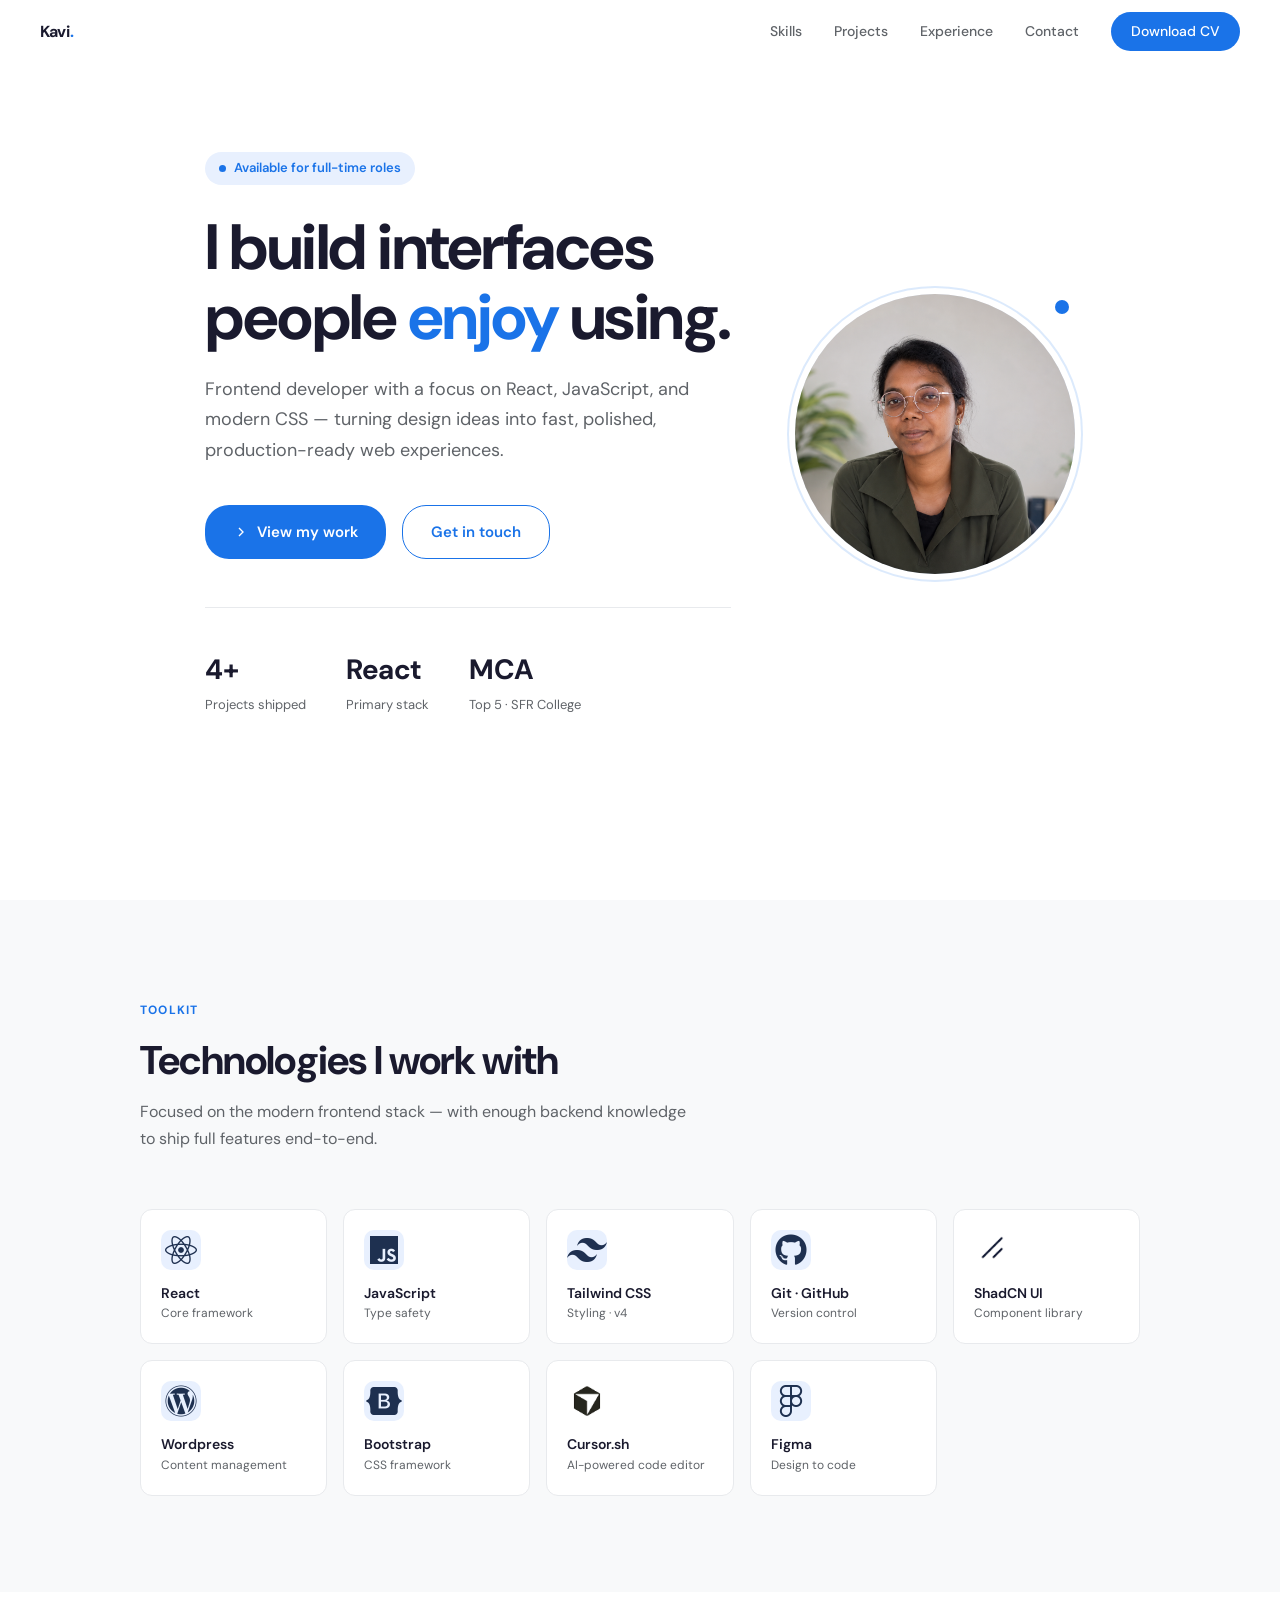
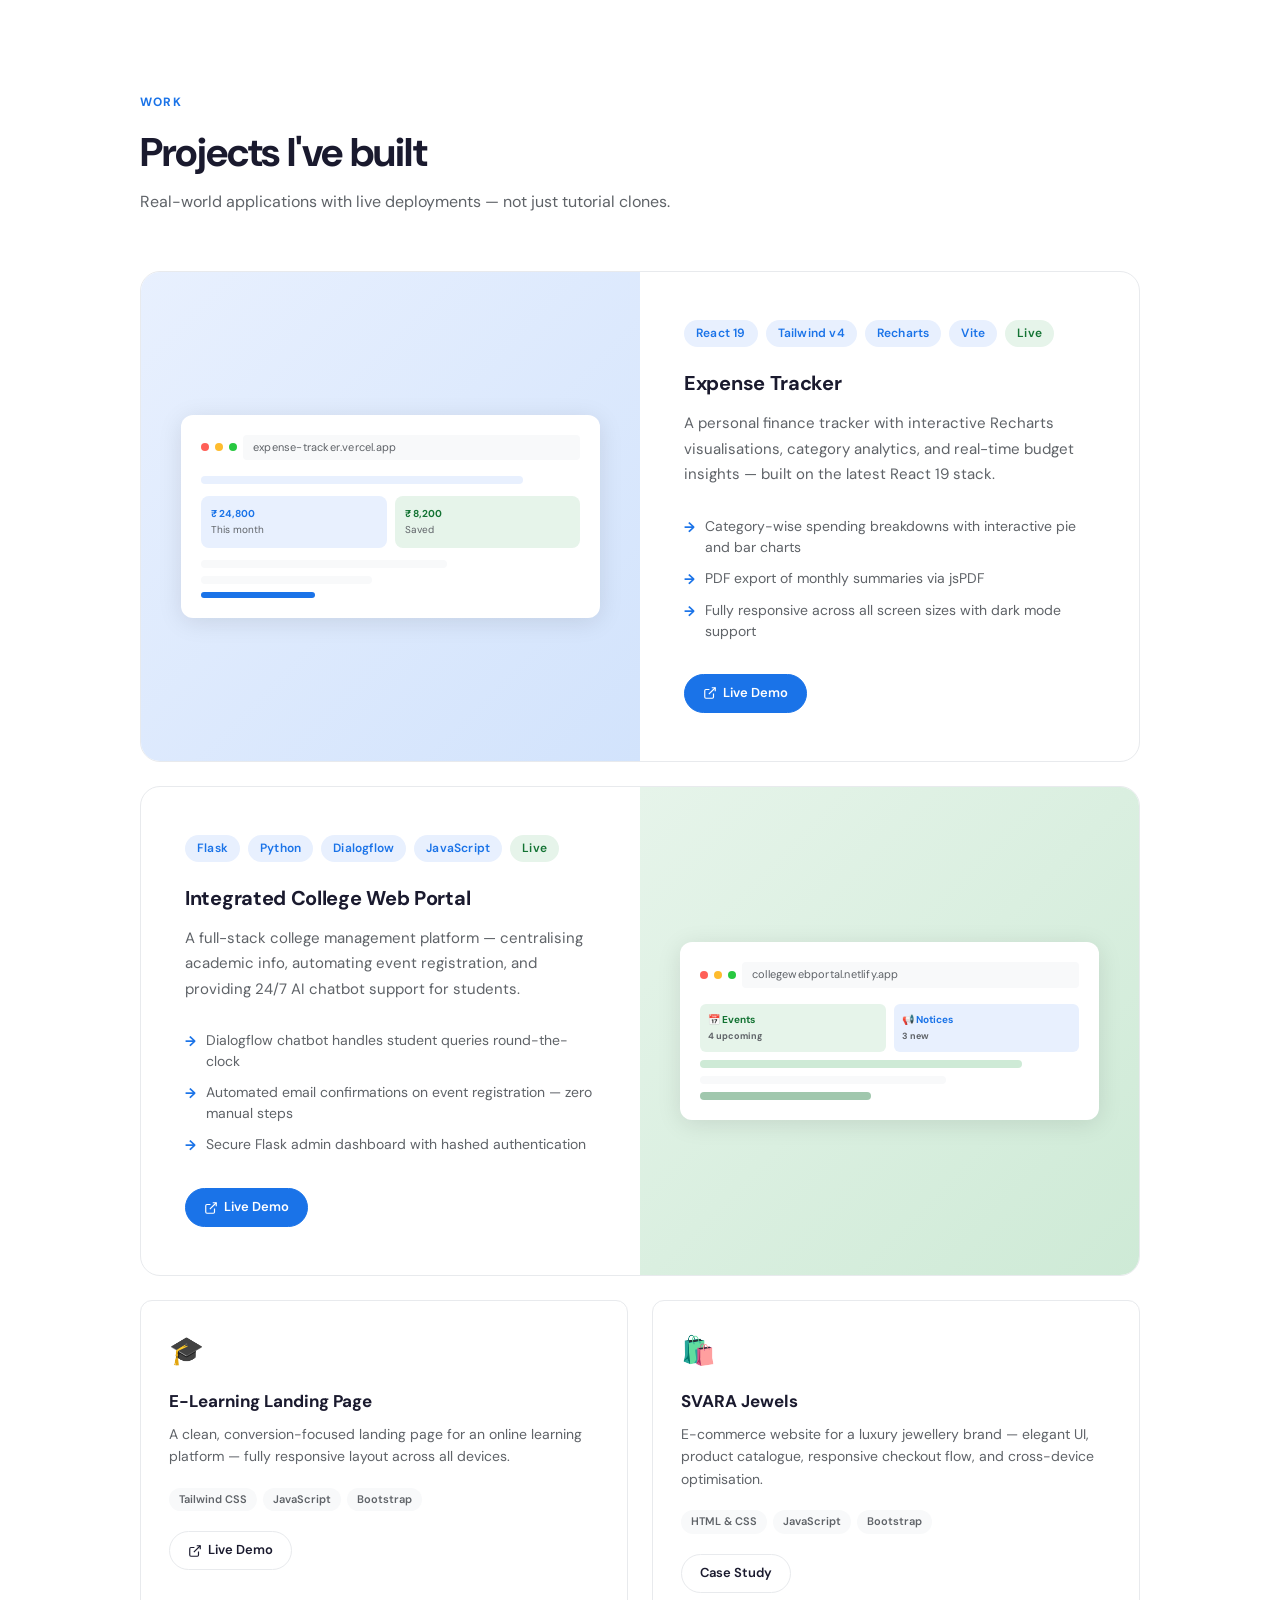
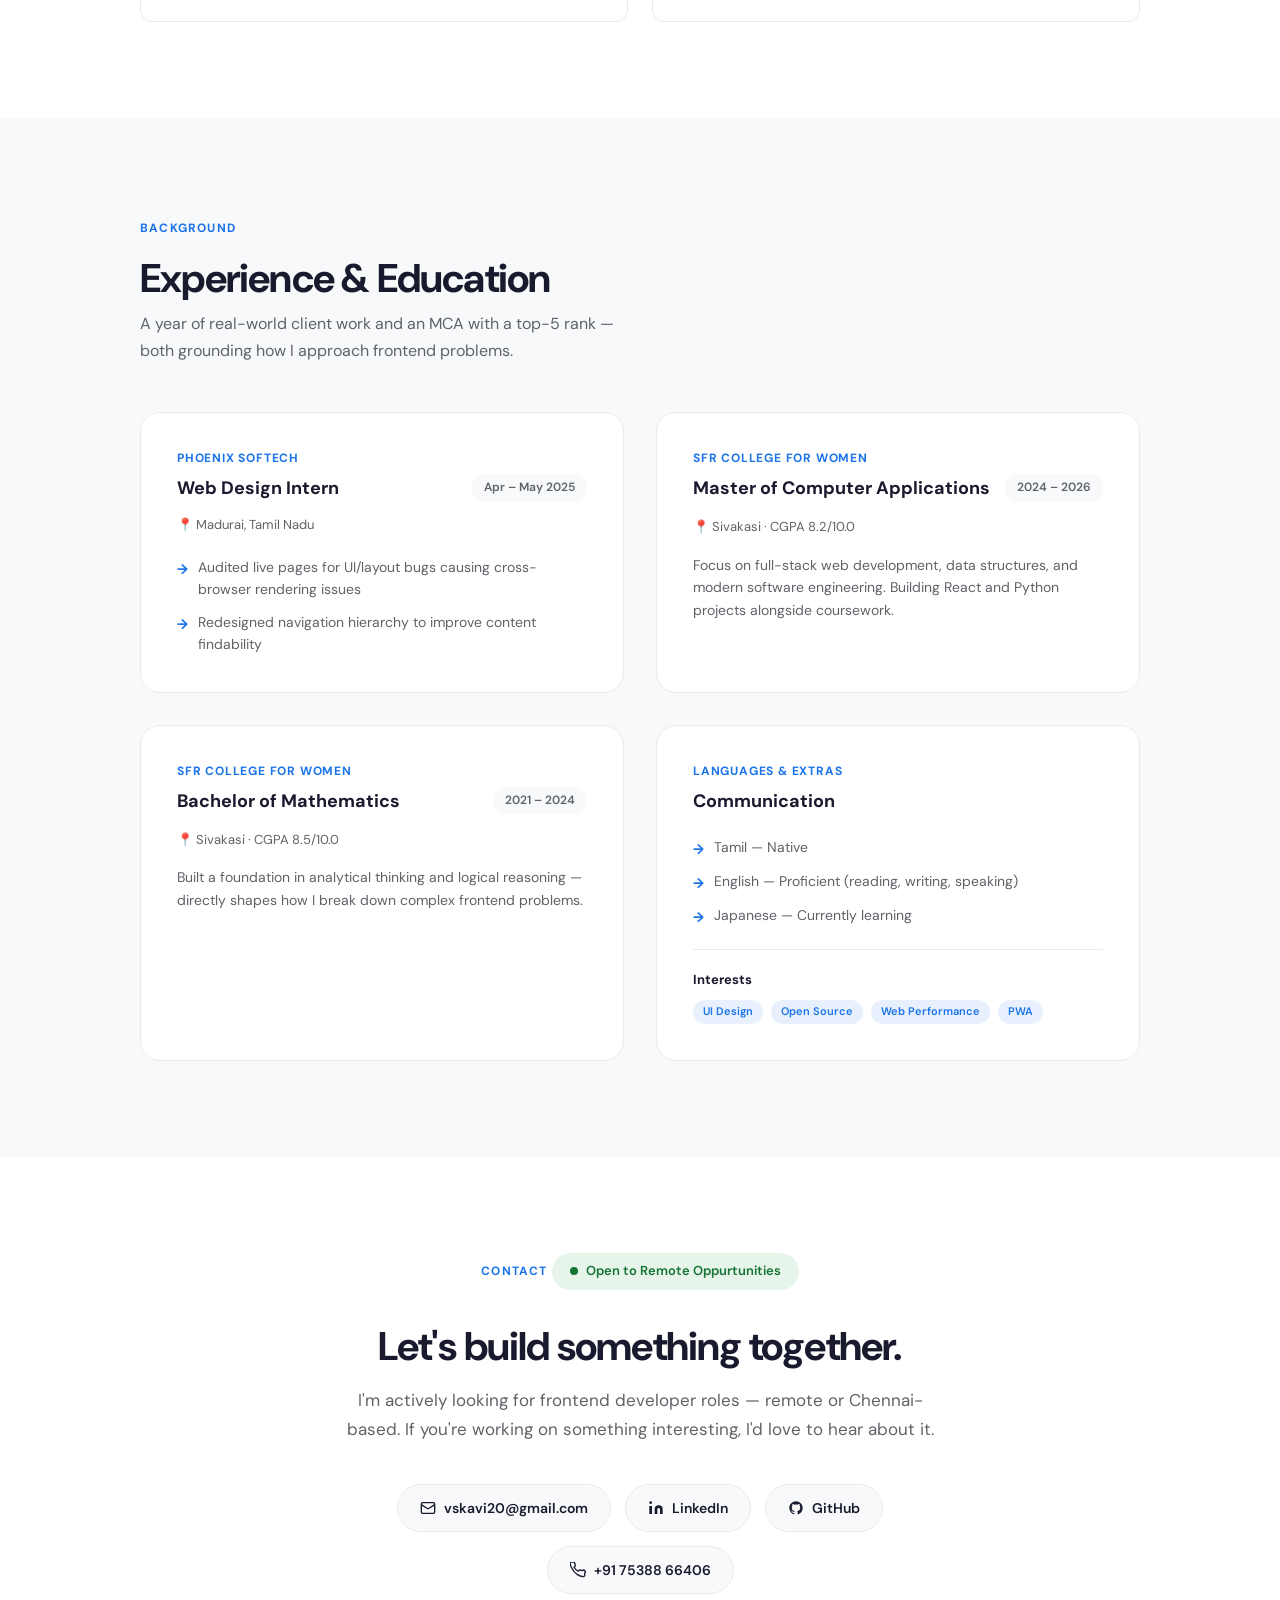
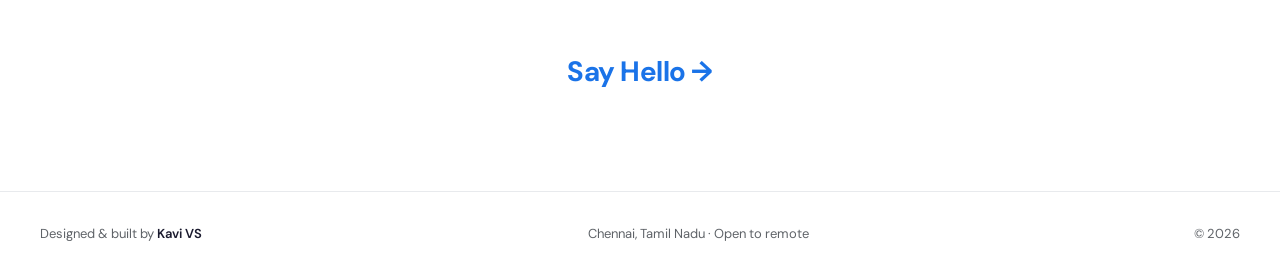
<file: index.html>
<!DOCTYPE html>
<html lang="en">

<head>
  <meta charset="UTF-8" />
  <meta name="viewport" content="width=device-width, initial-scale=1.0" />
  <title>Kavi VS — Frontend Developer</title>
  <meta name="description"
    content="Frontend developer specialising in React, TypeScript and modern web interfaces. Based in Chennai, open to remote." />
  <link rel="preconnect" href="https://fonts.googleapis.com" />
  <link rel="preconnect" href="https://fonts.gstatic.com" crossorigin />
  <link
    href="https://fonts.googleapis.com/css2?family=DM+Sans:ital,opsz,wght@0,9..40,300;0,9..40,400;0,9..40,500;0,9..40,600;0,9..40,700;1,9..40,400&display=swap"
    rel="stylesheet" />
  <link rel="stylesheet" href="style.css">

</head>

<body>

  <!-- ─── Nav ─── -->
  <nav id="navbar">
    <a href="#" class="nav-logo">Kavi<span>.</span></a>
    <div class="nav-links">
      <a href="#skills">Skills</a>
      <a href="#projects">Projects</a>
      <a href="#experience">Experience</a>
      <a href="#contact">Contact</a>
      <a href="resume.pdf" target="_blank" rel="noopener" class="nav-cta">Download
        CV</a>
    </div>
    <div class="nav-hamburger" id="hamburger" aria-label="Toggle menu">
      <span></span><span></span><span></span>
    </div>
  </nav>

  <!-- Mobile Menu -->
  <div class="mobile-menu" id="mobileMenu">
    <a href="#skills" onclick="closeMobileMenu()">Skills</a>
    <a href="#projects" onclick="closeMobileMenu()">Projects</a>
    <a href="#experience" onclick="closeMobileMenu()">Experience</a>
    <a href="#contact" onclick="closeMobileMenu()">Contact</a>
    <a href="https://kavi-vs-portfolio.netlify.app/resume.pdf" target="_blank" rel="noopener">Download CV</a>
  </div>

  <!-- ─── Hero ─── -->
  <section id="hero">
    <div class="container">
      <div class="hero-inner">
        <div class="hero-text">
          <div class="hero-eyebrow">
            <span class="hero-eyebrow-dot"></span>
            Available for full-time roles
          </div>
          <h1 class="hero-title">
            I build interfaces<br>people <em>enjoy</em> using.
          </h1>
          <p class="hero-sub">
            Frontend developer with a focus on React, JavaScript, and modern CSS —
            turning design ideas into fast, polished, production-ready web experiences.
          </p>
          <div class="hero-actions">
            <a href="#projects" class="btn-primary">
              <svg viewBox="0 0 24 24" fill="none" stroke="currentColor" stroke-width="2" width="16" height="16">
                <path d="M9 18l6-6-6-6" />
              </svg>
              View my work
            </a>
            <a href="#contact" class="btn-secondary">
              Get in touch
            </a>
          </div>
          <div class="hero-stats">
            <div class="stat-item">
              <div class="stat-num">4+</div>
              <div class="stat-label">Projects shipped</div>
            </div>
            <div class="stat-item">
              <div class="stat-num">React</div>
              <div class="stat-label">Primary stack</div>
            </div>
            <div class="stat-item">
              <div class="stat-num">MCA</div>
              <div class="stat-label">Top 5 · SFR College</div>
            </div>
          </div>
        </div>
        <div class="hero-avatar-wrap">
          <div class="hero-avatar-bg"></div>
          <img class="hero-avatar" src="images/kavi's profile.png" alt="Kavi VS — Frontend Developer" />
          <div class="hero-avatar-ring"></div>
        </div>
      </div>
    </div>
  </section>

  <!-- ─── Skills ─── -->
  <section id="skills">
    <div class="container">
      <div class="skills-intro fade-up">
        <span class="section-label">Toolkit</span>
        <h2>Technologies I work with</h2>
        <p>Focused on the modern frontend stack — with enough backend knowledge to ship full features end-to-end.</p>
      </div>
      <div class="skills-grid">
        <div class="skill-card fade-up">
          <div class="skill-icon"><img src="images/react-brands-solid.png" alt=""></div>
          <div>
            <div class="skill-name">React</div>
            <div class="skill-type">Core framework</div>
          </div>
        </div>
        <div class="skill-card fade-up">
          <div class="skill-icon"><img src="images/js-brands-solid.png" alt=""></div>
          <div>
            <div class="skill-name">JavaScript</div>
            <div class="skill-type">Type safety</div>
          </div>
        </div>
        <div class="skill-card fade-up">
          <div class="skill-icon"><img src="images/tailwind-css-brands-solid.png" alt=""></div>
          <div>
            <div class="skill-name">Tailwind CSS</div>
            <div class="skill-type">Styling · v4</div>
          </div>
        </div>
        <div class="skill-card fade-up">
          <div class="skill-icon"><img src="images/github-brands-solid.png" alt=""></div>
          <div>
            <div class="skill-name">Git · GitHub</div>
            <div class="skill-type">Version control</div>
          </div>
        </div>
        <div class="skill-card fade-up">
          <div class="skill-icon"><img src="images/shadcn.png" alt=""></div>
          <div>
            <div class="skill-name">ShadCN UI</div>
            <div class="skill-type">Component library</div>
          </div>
        </div>
        <div class="skill-card fade-up">
          <div class="skill-icon"><img src="images/wordpress-brands-solid.png" alt=""></div>
          <div>
            <div class="skill-name">Wordpress</div>
            <div class="skill-type">Content management</div>
          </div>
        </div>
        <div class="skill-card fade-up">
          <div class="skill-icon"><img src="images/bootstrap-brands-solid.png" alt=""></div>
          <div>
            <div class="skill-name">Bootstrap</div>
            <div class="skill-type">CSS framework</div>
          </div>
        </div>
        <div class="skill-card fade-up">
          <div class="skill-icon"><img src="images/cursor.png" alt=""></div>
          <div>
            <div class="skill-name">Cursor.sh</div>
            <div class="skill-type">AI-powered code editor</div>
          </div>
        </div>

        <div class="skill-card fade-up">
          <div class="skill-icon"><img src="images/figma-brands-solid.png" alt=""></div>
          <div>
            <div class="skill-name">Figma</div>
            <div class="skill-type">Design to code</div>
          </div>
        </div>

      </div>
    </div>
  </section>

  <!-- ─── Projects ─── -->
  <section id="projects">
    <div class="container">
      <div class="projects-header fade-up">
        <span class="section-label">Work</span>
        <h2>Projects I've built</h2>
        <p>Real-world applications with live deployments — not just tutorial clones.</p>
      </div>

      <div class="projects-grid">

        <!-- Project 1: Expense Tracker -->
        <div class="project-card fade-up">
          <div class="project-visual" style="background: linear-gradient(135deg, #E8F0FE 0%, #D2E3FC 100%);">
            <div class="project-visual-inner">
              <div class="project-visual-bar">
                <span class="pvb-dot"></span><span class="pvb-dot"></span><span class="pvb-dot"></span>
                <span class="pvb-url">expense-tracker.vercel.app</span>
              </div>
              <div class="project-preview-lines">
                <div class="ppl wide"></div>
                <div style="display:flex;gap:8px;margin:4px 0;">
                  <div
                    style="flex:1;background:var(--accent-lt);border-radius:8px;padding:10px;font-size:10px;color:var(--accent);font-weight:700;">
                    ₹ 24,800<br><span style="font-weight:400;color:var(--body)">This month</span></div>
                  <div
                    style="flex:1;background:#E6F4EA;border-radius:8px;padding:10px;font-size:10px;color:#137333;font-weight:700;">
                    ₹ 8,200<br><span style="font-weight:400;color:var(--body)">Saved</span></div>
                </div>
                <div class="ppl mid"></div>
                <div class="ppl short"></div>
                <div class="ppl accent"></div>
              </div>
            </div>
          </div>
          <div class="project-content">
            <div class="project-tags">
              <span class="tag">React 19</span>
              <span class="tag">Tailwind v4</span>
              <span class="tag">Recharts</span>
              <span class="tag">Vite</span>
              <span class="tag green">Live</span>
            </div>
            <h3 class="project-title">Expense Tracker</h3>
            <p class="project-desc">A personal finance tracker with interactive Recharts visualisations, category
              analytics, and real-time budget insights — built on the latest React 19 stack.</p>
            <ul class="project-highlights">
              <li>Category-wise spending breakdowns with interactive pie and bar charts</li>
              <li>PDF export of monthly summaries via jsPDF</li>
              <li>Fully responsive across all screen sizes with dark mode support</li>
            </ul>
            <div class="project-links">
              <a href="https://expense-tracker-plum-eight-57.vercel.app/" target="_blank" rel="noopener"
                class="link-pill primary">
                <svg viewBox="0 0 24 24" fill="none" stroke="currentColor" stroke-width="2" width="14" height="14">
                  <path d="M18 13v6a2 2 0 01-2 2H5a2 2 0 01-2-2V8a2 2 0 012-2h6" />
                  <polyline points="15 3 21 3 21 9" />
                  <line x1="10" y1="14" x2="21" y2="3" />
                </svg>
                Live Demo
              </a>
            </div>
          </div>
        </div>

        <!-- Project 2: College Portal -->
        <div class="project-card reverse fade-up">
          <div class="project-visual" style="background: linear-gradient(135deg, #E6F4EA 0%, #CEEAD6 100%);">
            <div class="project-visual-inner">
              <div class="project-visual-bar">
                <span class="pvb-dot"></span><span class="pvb-dot"></span><span class="pvb-dot"></span>
                <span class="pvb-url">collegewebportal.netlify.app</span>
              </div>
              <div style="display:grid;grid-template-columns:1fr 1fr;gap:8px;margin-bottom:8px;">
                <div
                  style="background:#E6F4EA;border-radius:6px;padding:8px;font-size:10px;color:#137333;font-weight:700;">
                  📅 Events<br><span style="font-size:9px;color:var(--body)">4 upcoming</span></div>
                <div
                  style="background:var(--accent-lt);border-radius:6px;padding:8px;font-size:10px;color:var(--accent);font-weight:700;">
                  📢 Notices<br><span style="font-size:9px;color:var(--body)">3 new</span></div>
              </div>
              <div class="project-preview-lines">
                <div class="ppl wide" style="background:#CEEAD6;"></div>
                <div class="ppl mid"></div>
                <div class="ppl short" style="background:#137333;opacity:0.4;"></div>
              </div>
            </div>
          </div>
          <div class="project-content">
            <div class="project-tags">
              <span class="tag">Flask</span>
              <span class="tag">Python</span>
              <span class="tag">Dialogflow</span>
              <span class="tag">JavaScript</span>
              <span class="tag green">Live</span>
            </div>
            <h3 class="project-title">Integrated College Web Portal</h3>
            <p class="project-desc">A full-stack college management platform — centralising academic info, automating
              event registration, and providing 24/7 AI chatbot support for students.</p>
            <ul class="project-highlights">
              <li>Dialogflow chatbot handles student queries round-the-clock</li>
              <li>Automated email confirmations on event registration — zero manual steps</li>
              <li>Secure Flask admin dashboard with hashed authentication</li>
            </ul>
            <div class="project-links">
              <a href="https://collegewebportal.netlify.app/" target="_blank" rel="noopener" class="link-pill primary">
                <svg viewBox="0 0 24 24" fill="none" stroke="currentColor" stroke-width="2" width="14" height="14">
                  <path d="M18 13v6a2 2 0 01-2 2H5a2 2 0 01-2-2V8a2 2 0 012-2h6" />
                  <polyline points="15 3 21 3 21 9" />
                  <line x1="10" y1="14" x2="21" y2="3" />
                </svg>
                Live Demo
              </a>
            </div>
          </div>
        </div>

      </div>

      <!-- Mini project cards -->
      <div class="projects-mini">

        <div class="project-mini-card fade-up">
          <div class="mini-icon">🎓</div>
          <div class="mini-title">E-Learning Landing Page</div>
          <p class="mini-desc">A clean, conversion-focused landing page for an online learning platform — fully
            responsive layout across all devices.</p>
          <div class="mini-tags">
            <span class="mini-tag">Tailwind CSS</span>
            <span class="mini-tag">JavaScript</span>
            <span class="mini-tag">Bootstrap</span>
          </div>
          <div class="project-links">
            <a href="https://elearning-landingpage.netlify.app/" target="_blank" rel="noopener" class="link-pill">
              <svg viewBox="0 0 24 24" fill="none" stroke="currentColor" stroke-width="2" width="14" height="14">
                <path d="M18 13v6a2 2 0 01-2 2H5a2 2 0 01-2-2V8a2 2 0 012-2h6" />
                <polyline points="15 3 21 3 21 9" />
                <line x1="10" y1="14" x2="21" y2="3" />
              </svg>
              Live Demo
            </a>
          </div>
        </div>
        <div class="project-mini-card fade-up">
          <div class="mini-icon">🛍️</div>
          <div class="mini-title">SVARA Jewels</div>
          <p class="mini-desc">E-commerce website for a luxury jewellery brand — elegant UI, product catalogue,
            responsive checkout flow, and cross-device optimisation.</p>
          <div class="mini-tags">
            <span class="mini-tag">HTML & CSS</span>
            <span class="mini-tag">JavaScript</span>
            <span class="mini-tag">Bootstrap</span>
          </div>
          <div class="project-links">
            <a href="project1.html" target="_blank" rel="noopener"
              class="link-pill">Case
              Study</a>
          </div>
        </div>
      </div>
    </div>
  </section>

  <!-- ─── Experience & Education ─── -->
  <section id="experience">
    <div class="container">
      <span class="section-label fade-up">Background</span>
      <h2 class="fade-up" style="margin-bottom: 8px;">Experience &amp; Education</h2>
      <p class="fade-up" style="margin-bottom: 0; max-width:480px;">A year of real-world client work and an MCA with a
        top-5 rank — both grounding how I approach frontend problems.</p>

      <div class="exp-grid">
        <!-- Internship -->
        <div class="exp-card fade-up">
          <div class="exp-company">Phoenix Softech</div>
          <div class="exp-header">
            <div class="exp-role">Web Design Intern</div>
            <span class="exp-date">Apr – May 2025</span>
          </div>
          <div class="exp-location">📍 Madurai, Tamil Nadu</div>
          <ul class="exp-points">
            <li>Audited live pages for UI/layout bugs causing cross-browser rendering issues</li>
            <li>Redesigned navigation hierarchy to improve content findability</li>
          </ul>
        </div>

        <!-- MCA -->
        <div class="edu-card fade-up">
          <div class="exp-company">SFR College for Women</div>
          <div class="exp-header">
            <div class="edu-degree">Master of Computer Applications</div>
            <span class="exp-date">2024 – 2026</span>
          </div>
          <div class="edu-meta">📍 Sivakasi · CGPA 8.2/10.0</div>
          <p style="font-size:14px;line-height:1.6;margin-bottom:16px;">Focus on full-stack web development, data
            structures, and modern software engineering. Building React and Python projects alongside coursework.</p>

        </div>

        <!-- B.Sc -->
        <div class="edu-card fade-up">
          <div class="exp-company">SFR College for Women</div>
          <div class="exp-header">
            <div class="edu-degree">Bachelor of Mathematics</div>
            <span class="exp-date">2021 – 2024</span>
          </div>
          <div class="edu-meta">📍 Sivakasi · CGPA 8.5/10.0</div>
          <p style="font-size:14px;line-height:1.6;margin-bottom:16px;">Built a foundation in analytical thinking and
            logical reasoning — directly shapes how I break down complex frontend problems.</p>
        </div>

        <!-- Languages / Extras -->
        <div class="exp-card fade-up">
          <div class="exp-company">Languages & Extras</div>
          <div class="exp-role" style="margin-bottom:20px;">Communication</div>
          <ul class="exp-points">
            <li>Tamil — Native</li>
            <li>English — Proficient (reading, writing, speaking)</li>
            <li>Japanese — Currently learning</li>
          </ul>
          <div style="margin-top:20px;padding-top:20px;border-top:1px solid var(--border);">
            <div style="font-size:13px;font-weight:700;color:var(--heading);margin-bottom:10px;">Interests</div>
            <div style="display:flex;flex-wrap:wrap;gap:8px;">
              <span class="mini-tag" style="background:var(--accent-lt);color:var(--accent);">UI Design</span>
              <span class="mini-tag" style="background:var(--accent-lt);color:var(--accent);">Open Source</span>
              <span class="mini-tag" style="background:var(--accent-lt);color:var(--accent);">Web Performance</span>
              <span class="mini-tag" style="background:var(--accent-lt);color:var(--accent);">PWA</span>
            </div>
          </div>
        </div>
      </div>
    </div>
  </section>

  <!-- ─── Contact ─── -->
  <section id="contact">
    <div class="container">
      <div class="contact-inner fade-up">
        <span class="section-label">Contact</span>
        <div class="availability">
          <span class="avail-dot"></span>
          Open to Remote Oppurtunities
        </div>
        <h2>Let's build something together.</h2>
        <p>I'm actively looking for frontend developer roles — remote or Chennai-based. If you're working on something
          interesting, I'd love to hear about it.</p>
        <div class="contact-links">
        <a href="https://mail.google.com/mail/?view=cm&fs=1&to=vskavi20@gmail.com&su=Let's%20Connect%20and%20Collaborate!🤝🏻&body=Hi%20Kavi%2C%0A%0AI%20came%20across%20your%20portfolio%20and%20was%20really%20impressed%20by%20your%20work.%20I'd%20love%20to%20connect%20and%20explore%20potential%20collaborations.%0A%0ABest%20regards%2C"
          target="_blank" rel="noopener noreferrer" class="contact-chip">
            <svg viewBox="0 0 24 24" fill="none" stroke="currentColor" stroke-width="2">
              <rect x="2" y="4" width="20" height="16" rx="2" />
              <path d="m22 7-8.97 5.7a1.94 1.94 0 0 1-2.06 0L2 7" />
            </svg>
            vskavi20@gmail.com
          </a>
          <a href="https://linkedin.com/in/kavivs26" target="_blank" rel="noopener" class="contact-chip">
            <svg viewBox="0 0 24 24" fill="currentColor">
              <path d="M16 8a6 6 0 016 6v7h-4v-7a2 2 0 00-2-2 2 2 0 00-2 2v7h-4v-7a6 6 0 016-6zM2 9h4v12H2z" />
              <circle cx="4" cy="4" r="2" />
            </svg>
            LinkedIn
          </a>
          <a href="https://github.com/VSkavi" target="_blank" rel="noopener" class="contact-chip">
            <svg viewBox="0 0 24 24" fill="currentColor">
              <path
                d="M12 2C6.477 2 2 6.484 2 12.017c0 4.425 2.865 8.18 6.839 9.504.5.092.682-.217.682-.483 0-.237-.008-.868-.013-1.703-2.782.605-3.369-1.343-3.369-1.343-.454-1.158-1.11-1.466-1.11-1.466-.908-.62.069-.608.069-.608 1.003.07 1.531 1.032 1.531 1.032.892 1.53 2.341 1.088 2.91.832.092-.647.35-1.088.636-1.338-2.22-.253-4.555-1.113-4.555-4.951 0-1.093.39-1.988 1.029-2.688-.103-.253-.446-1.272.098-2.65 0 0 .84-.27 2.75 1.026A9.564 9.564 0 0112 6.844c.85.004 1.705.115 2.504.337 1.909-1.296 2.747-1.027 2.747-1.027.546 1.379.202 2.398.1 2.651.64.7 1.028 1.595 1.028 2.688 0 3.848-2.339 4.695-4.566 4.942.359.31.678.921.678 1.856 0 1.338-.012 2.419-.012 2.747 0 .268.18.58.688.482A10.019 10.019 0 0022 12.017C22 6.484 17.522 2 12 2z" />
            </svg>
            GitHub
          </a>
          <a href="tel:+917538866406" class="contact-chip">
            <svg viewBox="0 0 24 24" fill="none" stroke="currentColor" stroke-width="2">
              <path
                d="M22 16.92v3a2 2 0 01-2.18 2 19.79 19.79 0 01-8.63-3.07A19.5 19.5 0 013.07 9.81 19.79 19.79 0 01.1 1.22 2 2 0 012.1.04h3a2 2 0 012 1.72 12.84 12.84 0 00.7 2.81 2 2 0 01-.45 2.11L6.09 7.91a16 16 0 006 6l1.27-1.27a2 2 0 012.11-.45 12.84 12.84 0 002.81.7A2 2 0 0122 16.92z" />
            </svg>
            +91 75388 66406
          </a>
        </div>
        <a href="https://mail.google.com/mail/?view=cm&fs=1&to=vskavi20@gmail.com&su=Let's%20Connect%20and%20Collaborate!🤝🏻&body=Hi%20Kavi%2C%0A%0AI%20came%20across%20your%20portfolio%20and%20was%20really%20impressed%20by%20your%20work.%20I'd%20love%20to%20connect%20and%20explore%20potential%20collaborations.%0A%0ABest%20regards%2C"
          target="_blank" rel="noopener noreferrer" class="contact-email-big">
          Say Hello →
        </a>
      </div>
    </div>
  </section>

  <!-- ─── Footer ─── -->
  <footer>
    <div>Designed &amp; built by <span>Kavi VS</span></div>
    <div>Chennai, Tamil Nadu · Open to remote</div>
    <div>© 2026</div>
  </footer>

  <script>
    // Nav scroll effect
    const navbar = document.getElementById('navbar');
    window.addEventListener('scroll', () => {
      navbar.classList.toggle('scrolled', window.scrollY > 20);
    }, { passive: true });

    // Hamburger menu
    const hamburger = document.getElementById('hamburger');
    const mobileMenu = document.getElementById('mobileMenu');
    hamburger.addEventListener('click', () => {
      mobileMenu.classList.toggle('open');
    });
    function closeMobileMenu() {
      mobileMenu.classList.remove('open');
    }
    // Close on outside click
    document.addEventListener('click', (e) => {
      if (!hamburger.contains(e.target) && !mobileMenu.contains(e.target)) {
        closeMobileMenu();
      }
    });

    // Scroll-reveal
    const observer = new IntersectionObserver((entries) => {
      entries.forEach((entry, i) => {
        if (entry.isIntersecting) {
          setTimeout(() => {
            entry.target.classList.add('visible');
          }, 60 * (entry.target.dataset.delay || 0));
          observer.unobserve(entry.target);
        }
      });
    }, { threshold: 0.12 });

    document.querySelectorAll('.fade-up').forEach((el, i) => {
      el.dataset.delay = i % 4;
      observer.observe(el);
    });
  </script>
</body>

</html>
</file>
<file: style.css>
/* ─── Reset & Base ─── */
*,
*::before,
*::after {
    box-sizing: border-box;
    margin: 0;
    padding: 0;
}

:root {
    --white: #FFFFFF;
    --surface: #F8F9FA;
    --border: #E8EAED;
    --heading: #1A1A2E;
    --body: #5F6368;
    --accent: #1A73E8;
    --accent-lt: #E8F0FE;
    --accent-dk: #1557B0;
    --green: #137333;
    --green-lt: #E6F4EA;
    --radius: 12px;
    --radius-lg: 20px;
    --shadow: 0 1px 3px rgba(0, 0, 0, 0.08), 0 4px 16px rgba(0, 0, 0, 0.06);
    --shadow-hover: 0 2px 8px rgba(0, 0, 0, 0.10), 0 8px 32px rgba(0, 0, 0, 0.10);
    --transition: 0.22s cubic-bezier(0.4, 0, 0.2, 1);
}

html {
    scroll-behavior: smooth;
}

body {
    font-family: 'DM Sans', system-ui, sans-serif;
    background: var(--white);
    color: var(--body);
    line-height: 1.6;
    -webkit-font-smoothing: antialiased;
}

img {
    display: block;
    max-width: 100%;
}

a {
    color: inherit;
    text-decoration: none;
}

/* ─── Nav ─── */
nav {
    position: fixed;
    top: 0;
    left: 0;
    right: 0;
    z-index: 100;
    display: flex;
    align-items: center;
    justify-content: space-between;
    padding: 0 40px;
    height: 64px;
    background: rgba(255, 255, 255, 0.92);
    backdrop-filter: blur(12px);
    border-bottom: 1px solid transparent;
    transition: border-color var(--transition), box-shadow var(--transition);
}

nav.scrolled {
    border-bottom-color: var(--border);
    box-shadow: 0 1px 8px rgba(0, 0, 0, 0.06);
}

.nav-logo {
    font-size: 16px;
    font-weight: 700;
    letter-spacing: -0.3px;
    color: var(--heading);
}

.nav-logo span {
    color: var(--accent);
}

.nav-links {
    display: flex;
    gap: 32px;
    align-items: center;
}

.nav-links a {
    font-size: 14px;
    font-weight: 500;
    color: var(--body);
    transition: color var(--transition);
    position: relative;
}

.nav-links a::after {
    content: '';
    position: absolute;
    bottom: -4px;
    left: 0;
    right: 0;
    height: 2px;
    background: var(--accent);
    border-radius: 2px;
    transform: scaleX(0);
    transition: transform var(--transition);
}

.nav-links a:hover {
    color: var(--accent);
}

.nav-links a:hover::after {
    transform: scaleX(1);
}

.nav-cta {
    background: var(--accent);
    color: var(--white) !important;
    padding: 8px 20px;
    border-radius: 20px;
    font-weight: 600;
    font-size: 14px;
    transition: background var(--transition), transform var(--transition);
}

.nav-cta:hover {
    background: var(--accent-dk) !important;
    transform: translateY(-1px);
}

.nav-cta::after {
    display: none !important;
}

.nav-hamburger {
    display: none;
    flex-direction: column;
    gap: 5px;
    cursor: pointer;
    padding: 4px;
}

.nav-hamburger span {
    display: block;
    width: 22px;
    height: 2px;
    background: var(--heading);
    border-radius: 2px;
    transition: all var(--transition);
}

/* ─── Mobile Nav ─── */
.mobile-menu {
    display: none;
    position: fixed;
    top: 64px;
    left: 0;
    right: 0;
    z-index: 99;
    background: var(--white);
    border-bottom: 1px solid var(--border);
    padding: 20px 24px 24px;
    flex-direction: column;
    gap: 20px;
    box-shadow: 0 8px 24px rgba(0, 0, 0, 0.08);
}

.mobile-menu.open {
    display: flex;
}

.mobile-menu a {
    font-size: 16px;
    font-weight: 500;
    color: var(--heading);
    padding: 4px 0;
}

.mobile-menu a:hover {
    color: var(--accent);
}

/* ─── Layout helpers ─── */
.container {
    max-width: 1080px;
    margin: 0 auto;
    padding: 0 40px;
}

section {
    padding: 96px 0;
}

.section-label {
    display: inline-block;
    font-size: 12px;
    font-weight: 700;
    letter-spacing: 1.2px;
    text-transform: uppercase;
    color: var(--accent);
    margin-bottom: 16px;
}

h1 {
    font-size: clamp(40px, 6vw, 64px);
    font-weight: 700;
    color: var(--heading);
    line-height: 1.1;
    letter-spacing: -1.5px;
}

h2 {
    font-size: clamp(28px, 4vw, 40px);
    font-weight: 700;
    color: var(--heading);
    letter-spacing: -0.8px;
    line-height: 1.2;
}

h3 {
    font-size: 20px;
    font-weight: 700;
    color: var(--heading);
    letter-spacing: -0.3px;
}

p {
    color: var(--body);
    line-height: 1.7;
}

/* ─── Hero ─── */
#hero {
    min-height: 100vh;
    display: flex;
    align-items: center;
    padding-top: 64px;
    overflow: hidden;
    position: relative;
}

.hero-inner {
    display: grid;
    grid-template-columns: 1fr auto;
    gap: 64px;
    align-items: center;
    padding: 80px 0;
}

.hero-eyebrow {
    display: inline-flex;
    align-items: center;
    gap: 8px;
    background: var(--accent-lt);
    color: var(--accent);
    font-size: 13px;
    font-weight: 600;
    padding: 6px 14px;
    border-radius: 20px;
    margin-bottom: 28px;
}

.hero-eyebrow-dot {
    width: 7px;
    height: 7px;
    border-radius: 50%;
    background: var(--accent);
    animation: pulse 2s ease-in-out infinite;
}

@keyframes pulse {

    0%,
    100% {
        opacity: 1;
        transform: scale(1);
    }

    50% {
        opacity: 0.5;
        transform: scale(0.8);
    }
}

.hero-title {
    margin-bottom: 20px;
}

.hero-title em {
    font-style: normal;
    color: var(--accent);
}

.hero-sub {
    font-size: 18px;
    color: var(--body);
    max-width: 520px;
    margin-bottom: 40px;
    line-height: 1.7;
}

.hero-actions {
    display: flex;
    gap: 16px;
    flex-wrap: wrap;
}

.btn-primary {
    display: inline-flex;
    align-items: center;
    gap: 8px;
    background: var(--accent);
    color: var(--white);
    padding: 14px 28px;
    border-radius: 24px;
    font-weight: 600;
    font-size: 15px;
    transition: background var(--transition), transform var(--transition), box-shadow var(--transition);
}

.btn-primary:hover {
    background: var(--accent-dk);
    transform: translateY(-2px);
    box-shadow: 0 4px 16px rgba(26, 115, 232, 0.35);
}

.btn-secondary {
    display: inline-flex;
    align-items: center;
    gap: 8px;
    background: transparent;
    color: var(--accent);
    padding: 14px 28px;
    border-radius: 24px;
    font-weight: 600;
    font-size: 15px;
    border: 1.5px solid var(--accent);
    transition: background var(--transition), transform var(--transition);
}

.btn-secondary:hover {
    background: var(--accent-lt);
    transform: translateY(-2px);
}

.hero-avatar-wrap {
    position: relative;
    width: 280px;
    height: 280px;
    flex-shrink: 0;
}

.hero-avatar-bg {
    position: absolute;
    inset: 0;
    border-radius: 50%;
    background: linear-gradient(135deg, var(--accent-lt) 0%, #D2E3FC 100%);
}

.hero-avatar {
    position: relative;
    z-index: 1;
    width: 100%;
    height: 100%;
    border-radius: 50%;
    object-fit: cover;
    object-position: top;
}

.hero-avatar-ring {
    position: absolute;
    inset: -8px;
    border-radius: 50%;
    border: 2px solid rgba(26, 115, 232, 0.15);
    animation: spin-slow 20s linear infinite;
}

@keyframes spin-slow {
    to {
        transform: rotate(360deg);
    }
}

.hero-avatar-ring::before {
    content: '';
    position: absolute;
    top: 12px;
    right: 12px;
    width: 14px;
    height: 14px;
    border-radius: 50%;
    background: var(--accent);
}

.hero-stats {
    display: flex;
    gap: 40px;
    margin-top: 48px;
    padding-top: 40px;
    border-top: 1px solid var(--border);
}

.stat-item {}

.stat-num {
    font-size: 28px;
    font-weight: 700;
    color: var(--heading);
    letter-spacing: -0.5px;
}

.stat-label {
    font-size: 13px;
    color: var(--body);
    margin-top: 2px;
}

/* ─── Skills ─── */
#skills {
    background: var(--surface);
}

.skills-intro {
    max-width: 560px;
    margin-bottom: 56px;
}

.skills-intro h2 {
    margin-bottom: 14px;
}

.skills-grid {
    display: grid;
    grid-template-columns: repeat(auto-fill, minmax(160px, 1fr));
    gap: 16px;
}

.skill-card {
    background: var(--white);
    border: 1px solid var(--border);
    border-radius: var(--radius);
    padding: 20px;
    display: flex;
    flex-direction: column;
    align-items: flex-start;
    gap: 12px;
    transition: transform var(--transition), box-shadow var(--transition), border-color var(--transition);
}

.skill-card:hover {
    transform: translateY(-3px);
    box-shadow: var(--shadow-hover);
    border-color: var(--accent);
}

.skill-icon {
    width: 40px;
    height: 40px;
    border-radius: 10px;
    background: var(--accent-lt);
    display: flex;
    align-items: center;
    justify-content: center;
    font-size: 20px;
}

.skill-name {
    font-size: 14px;
    font-weight: 600;
    color: var(--heading);
}

.skill-type {
    font-size: 12px;
    color: var(--body);
}

/* ─── Projects ─── */
#projects {}

.projects-header {
    margin-bottom: 56px;
}

.projects-header h2 {
    margin-bottom: 12px;
}

.projects-header p {
    max-width: 540px;
}

.projects-grid {
    display: grid;
    gap: 24px;
}

.project-card {
    background: var(--white);
    border: 1px solid var(--border);
    border-radius: var(--radius-lg);
    overflow: hidden;
    transition: transform var(--transition), box-shadow var(--transition);
    display: grid;
    grid-template-columns: 1fr 1fr;
    min-height: 320px;
}

.project-card:hover {
    transform: translateY(-4px);
    box-shadow: var(--shadow-hover);
}

.project-card.reverse {
    direction: rtl;
}

.project-card.reverse>* {
    direction: ltr;
}

.project-visual {
    background: var(--surface);
    display: flex;
    align-items: center;
    justify-content: center;
    padding: 40px;
    position: relative;
    overflow: hidden;
}

.project-visual-inner {
    width: 100%;
    background: var(--white);
    border-radius: 12px;
    box-shadow: 0 4px 24px rgba(0, 0, 0, 0.10);
    padding: 20px;
    font-size: 12px;
    position: relative;
    z-index: 1;
}

.project-visual-bar {
    display: flex;
    align-items: center;
    gap: 6px;
    margin-bottom: 16px;
}

.pvb-dot {
    width: 8px;
    height: 8px;
    border-radius: 50%;
}

.pvb-dot:nth-child(1) {
    background: #FF5F57;
}

.pvb-dot:nth-child(2) {
    background: #FEBC2E;
}

.pvb-dot:nth-child(3) {
    background: #28C840;
}

.pvb-url {
    flex: 1;
    background: var(--surface);
    border-radius: 4px;
    padding: 4px 10px;
    font-size: 11px;
    color: var(--body);
    letter-spacing: 0.2px;
}

.project-preview-lines {
    display: flex;
    flex-direction: column;
    gap: 8px;
}

.ppl {
    height: 8px;
    border-radius: 4px;
    background: var(--surface);
}

.ppl.wide {
    width: 85%;
    background: var(--accent-lt);
}

.ppl.mid {
    width: 65%;
}

.ppl.short {
    width: 45%;
}

.ppl.accent {
    background: var(--accent);
    width: 30%;
    height: 6px;
}

.project-content {
    padding: 48px 44px;
    display: flex;
    flex-direction: column;
    justify-content: center;
}

.project-tags {
    display: flex;
    flex-wrap: wrap;
    gap: 8px;
    margin-bottom: 20px;
}

.tag {
    font-size: 12px;
    font-weight: 600;
    padding: 4px 12px;
    border-radius: 20px;
    background: var(--accent-lt);
    color: var(--accent);
    letter-spacing: 0.2px;
}

.tag.green {
    background: var(--green-lt);
    color: var(--green);
}

.project-title {
    margin-bottom: 12px;
}

.project-desc {
    font-size: 15px;
    line-height: 1.7;
    margin-bottom: 28px;
}

.project-highlights {
    list-style: none;
    margin-bottom: 32px;
    display: flex;
    flex-direction: column;
    gap: 10px;
}

.project-highlights li {
    display: flex;
    align-items: flex-start;
    gap: 10px;
    font-size: 14px;
    color: var(--body);
    line-height: 1.5;
}

.project-highlights li::before {
    content: '→';
    color: var(--accent);
    font-weight: 700;
    flex-shrink: 0;
    margin-top: 1px;
}

.project-links {
    display: flex;
    gap: 12px;
    flex-wrap: wrap;
}

.link-pill {
    display: inline-flex;
    align-items: center;
    gap: 6px;
    font-size: 13px;
    font-weight: 600;
    padding: 8px 18px;
    border-radius: 20px;
    border: 1.5px solid var(--border);
    color: var(--heading);
    transition: all var(--transition);
}

.link-pill:hover {
    border-color: var(--accent);
    color: var(--accent);
    background: var(--accent-lt);
}

.link-pill.primary {
    background: var(--accent);
    border-color: var(--accent);
    color: var(--white);
}

.link-pill.primary:hover {
    background: var(--accent-dk);
}

.link-pill svg {
    width: 14px;
    height: 14px;
    flex-shrink: 0;
}

/* Mini project cards */
.projects-mini {
    display: grid;
    grid-template-columns: 1fr 1fr;
    gap: 24px;
    margin-top: 24px;
}

.project-mini-card {
    background: var(--white);
    border: 1px solid var(--border);
    border-radius: var(--radius);
    padding: 28px;
    transition: transform var(--transition), box-shadow var(--transition), border-color var(--transition);
}

.project-mini-card:hover {
    transform: translateY(-3px);
    box-shadow: var(--shadow-hover);
    border-color: var(--accent);
}

.mini-icon {
    font-size: 28px;
    margin-bottom: 14px;
}

.mini-title {
    font-size: 17px;
    font-weight: 700;
    color: var(--heading);
    margin-bottom: 8px;
}

.mini-desc {
    font-size: 14px;
    line-height: 1.6;
    margin-bottom: 20px;
}

.mini-tags {
    display: flex;
    flex-wrap: wrap;
    gap: 6px;
    margin-bottom: 20px;
}

.mini-tag {
    font-size: 11px;
    font-weight: 600;
    padding: 3px 10px;
    border-radius: 12px;
    background: var(--surface);
    color: var(--body);
}

/* ─── Experience ─── */
#experience {
    background: var(--surface);
}

.exp-grid {
    display: grid;
    grid-template-columns: 1fr 1fr;
    gap: 32px;
    margin-top: 48px;
}

.exp-card {
    background: var(--white);
    border: 1px solid var(--border);
    border-radius: var(--radius-lg);
    padding: 36px;
    transition: transform var(--transition), box-shadow var(--transition);
}

.exp-card:hover {
    transform: translateY(-3px);
    box-shadow: var(--shadow-hover);
}

.exp-header {
    display: flex;
    align-items: flex-start;
    justify-content: space-between;
    margin-bottom: 8px;
    gap: 12px;
}

.exp-company {
    font-size: 12px;
    font-weight: 700;
    text-transform: uppercase;
    letter-spacing: 0.8px;
    color: var(--accent);
    margin-bottom: 6px;
}

.exp-role {
    font-size: 18px;
    font-weight: 700;
    color: var(--heading);
    margin-bottom: 4px;
}

.exp-date {
    font-size: 12px;
    font-weight: 600;
    color: var(--body);
    background: var(--surface);
    padding: 4px 12px;
    border-radius: 12px;
    white-space: nowrap;
}

.exp-location {
    font-size: 13px;
    color: var(--body);
    margin-bottom: 20px;
}

.exp-points {
    list-style: none;
    display: flex;
    flex-direction: column;
    gap: 10px;
}

.exp-points li {
    display: flex;
    align-items: flex-start;
    gap: 10px;
    font-size: 14px;
    line-height: 1.6;
    color: var(--body);
}

.exp-points li::before {
    content: '→';
    color: var(--accent);
    font-weight: 700;
    flex-shrink: 0;
    margin-top: 2px;
}

/* Education cards */
.edu-card {
    background: var(--white);
    border: 1px solid var(--border);
    border-radius: var(--radius-lg);
    padding: 36px;
    transition: transform var(--transition), box-shadow var(--transition);
}

.edu-card:hover {
    transform: translateY(-3px);
    box-shadow: var(--shadow-hover);
}

.edu-degree {
    font-size: 18px;
    font-weight: 700;
    color: var(--heading);
    margin-bottom: 6px;
}

.edu-school {
    font-size: 13px;
    font-weight: 600;
    color: var(--accent);
    margin-bottom: 4px;
}

.edu-meta {
    font-size: 13px;
    color: var(--body);
    margin-bottom: 16px;
}

.edu-badge {
    display: inline-flex;
    align-items: center;
    gap: 6px;
    background: var(--green-lt);
    color: var(--green);
    font-size: 12px;
    font-weight: 700;
    padding: 5px 14px;
    border-radius: 20px;
}

/* ─── Contact ─── */
#contact {
    text-align: center;
}

.contact-inner {
    max-width: 600px;
    margin: 0 auto;
}

.contact-inner h2 {
    margin-bottom: 16px;
}

.contact-inner p {
    font-size: 17px;
    margin-bottom: 40px;
}

.contact-links {
    display: flex;
    justify-content: center;
    flex-wrap: wrap;
    gap: 14px;
    margin-bottom: 56px;
}

.contact-chip {
    display: inline-flex;
    align-items: center;
    gap: 8px;
    background: var(--surface);
    border: 1px solid var(--border);
    padding: 12px 22px;
    border-radius: 24px;
    font-size: 14px;
    font-weight: 600;
    color: var(--heading);
    transition: all var(--transition);
}

.contact-chip:hover {
    border-color: var(--accent);
    color: var(--accent);
    background: var(--accent-lt);
    transform: translateY(-2px);
}

.contact-chip svg {
    width: 16px;
    height: 16px;
}

.contact-email-big {
    font-size: clamp(20px, 3vw, 28px);
    font-weight: 700;
    color: var(--accent);
    letter-spacing: -0.5px;
    transition: color var(--transition);
}

.contact-email-big:hover {
    color: var(--accent-dk);
}

.availability {
    display: inline-flex;
    align-items: center;
    gap: 8px;
    font-size: 13px;
    font-weight: 600;
    color: var(--green);
    background: var(--green-lt);
    padding: 8px 18px;
    border-radius: 20px;
    margin-bottom: 32px;
}

.avail-dot {
    width: 8px;
    height: 8px;
    border-radius: 50%;
    background: var(--green);
    animation: pulse 2s ease-in-out infinite;
}

/* ─── Footer ─── */
footer {
    padding: 32px 40px;
    border-top: 1px solid var(--border);
    display: flex;
    align-items: center;
    justify-content: space-between;
    font-size: 13px;
    color: var(--body);
}

footer span {
    font-weight: 600;
    color: var(--heading);
}

/* ─── Scroll animations ─── */
.fade-up {
    opacity: 0;
    transform: translateY(24px);
    transition: opacity 0.5s ease, transform 0.5s ease;
}

.fade-up.visible {
    opacity: 1;
    transform: translateY(0);
}

/* ─── Responsive ─── */
@media (max-width: 900px) {
    .container {
        padding: 0 24px;
    }

    section {
        padding: 72px 0;
    }

    nav {
        padding: 0 24px;
    }

    .nav-links {
        display: none;
    }

    .nav-hamburger {
        display: flex;
    }

    .hero-inner {
        grid-template-columns: 1fr;
        gap: 40px;
        padding: 48px 0;
    }

    .hero-avatar-wrap {
        width: 180px;
        height: 180px;
    }

    .hero-stats {
        gap: 24px;
    }

    .project-card {
        grid-template-columns: 1fr;
        min-height: auto;
    }

    .project-card.reverse {
        direction: ltr;
    }

    .project-visual {
        min-height: 200px;
    }

    .project-content {
        padding: 32px 28px;
    }

    .projects-mini {
        grid-template-columns: 1fr;
    }

    .exp-grid {
        grid-template-columns: 1fr;
    }

    footer {
        flex-direction: column;
        gap: 8px;
        text-align: center;
    }
}

@media (max-width: 560px) {
    h1 {
        font-size: 36px;
    }

    .hero-stats {
        flex-wrap: wrap;
        gap: 20px;
    }

    .skills-grid {
        grid-template-columns: repeat(auto-fill, minmax(130px, 1fr));
    }
}

@media (prefers-reduced-motion: reduce) {

    *,
    *::before,
    *::after {
        animation: none !important;
        transition: none !important;
    }
}
</file>
